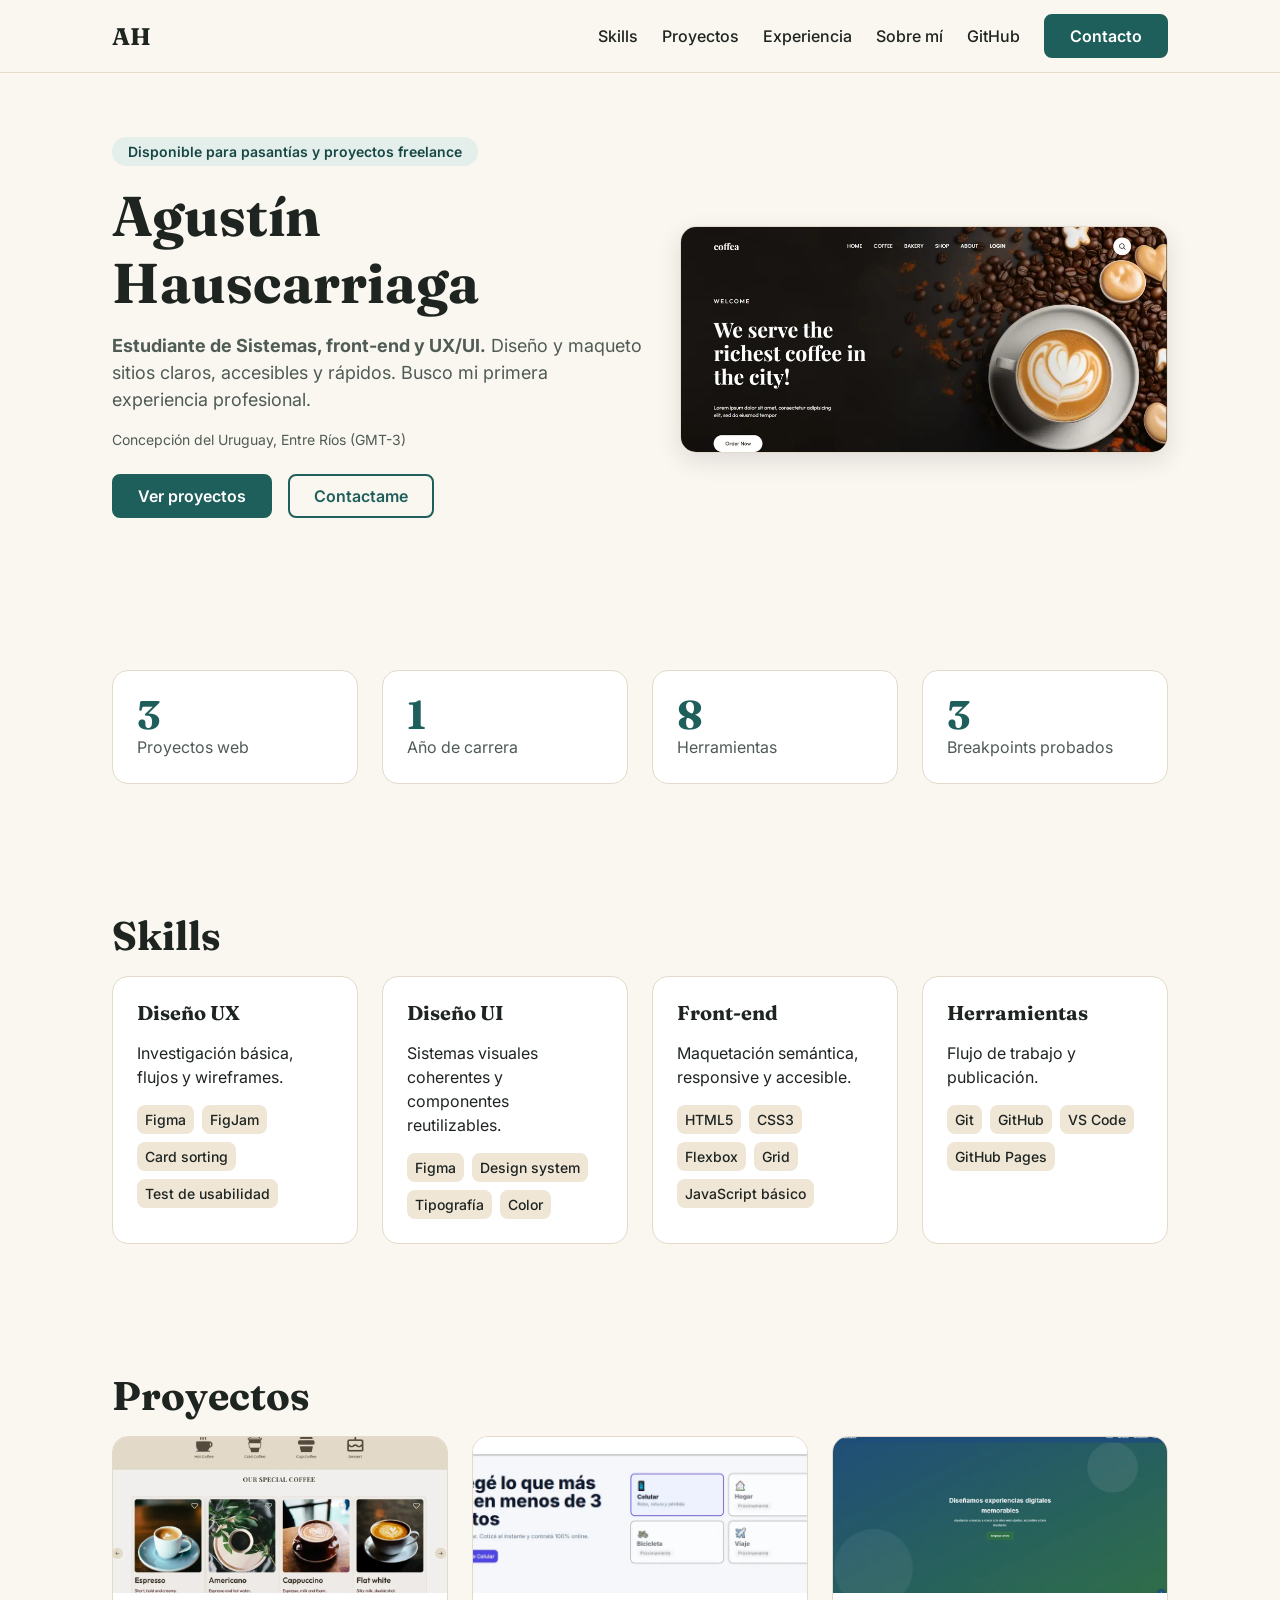
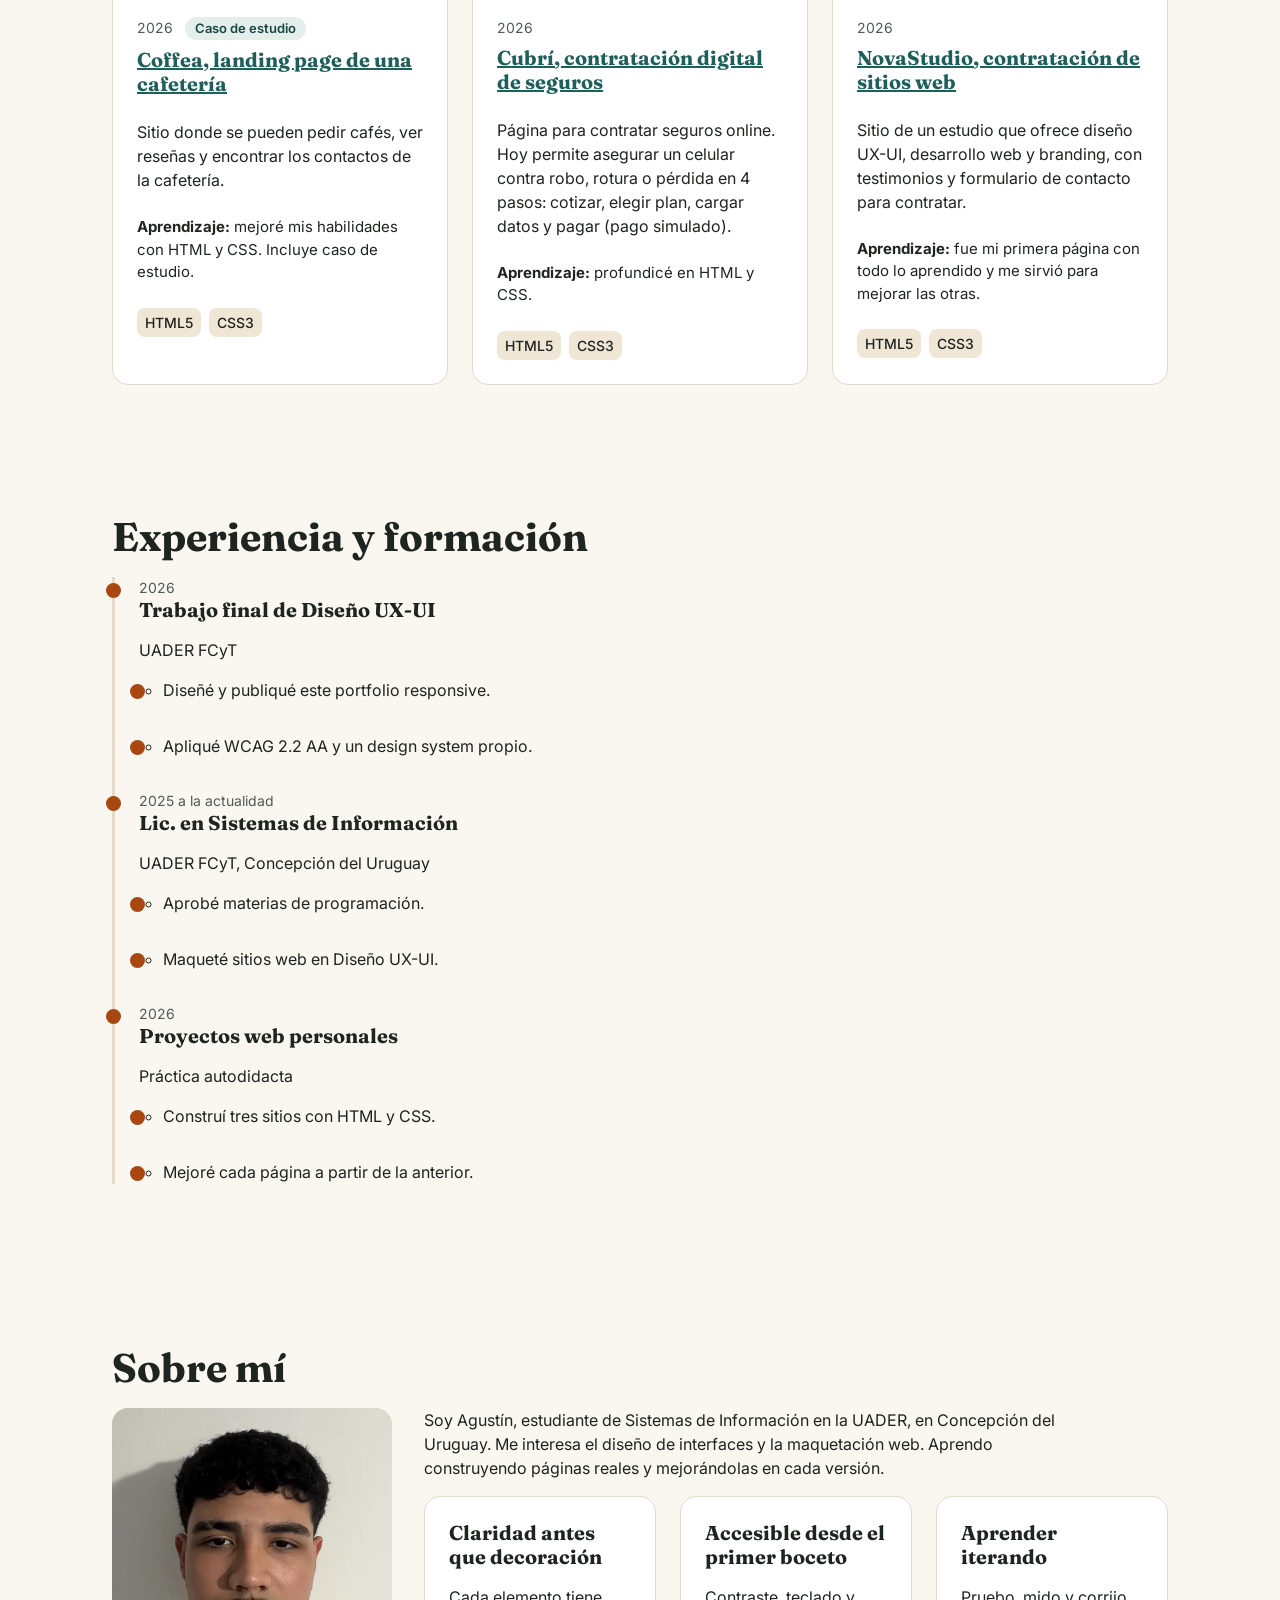
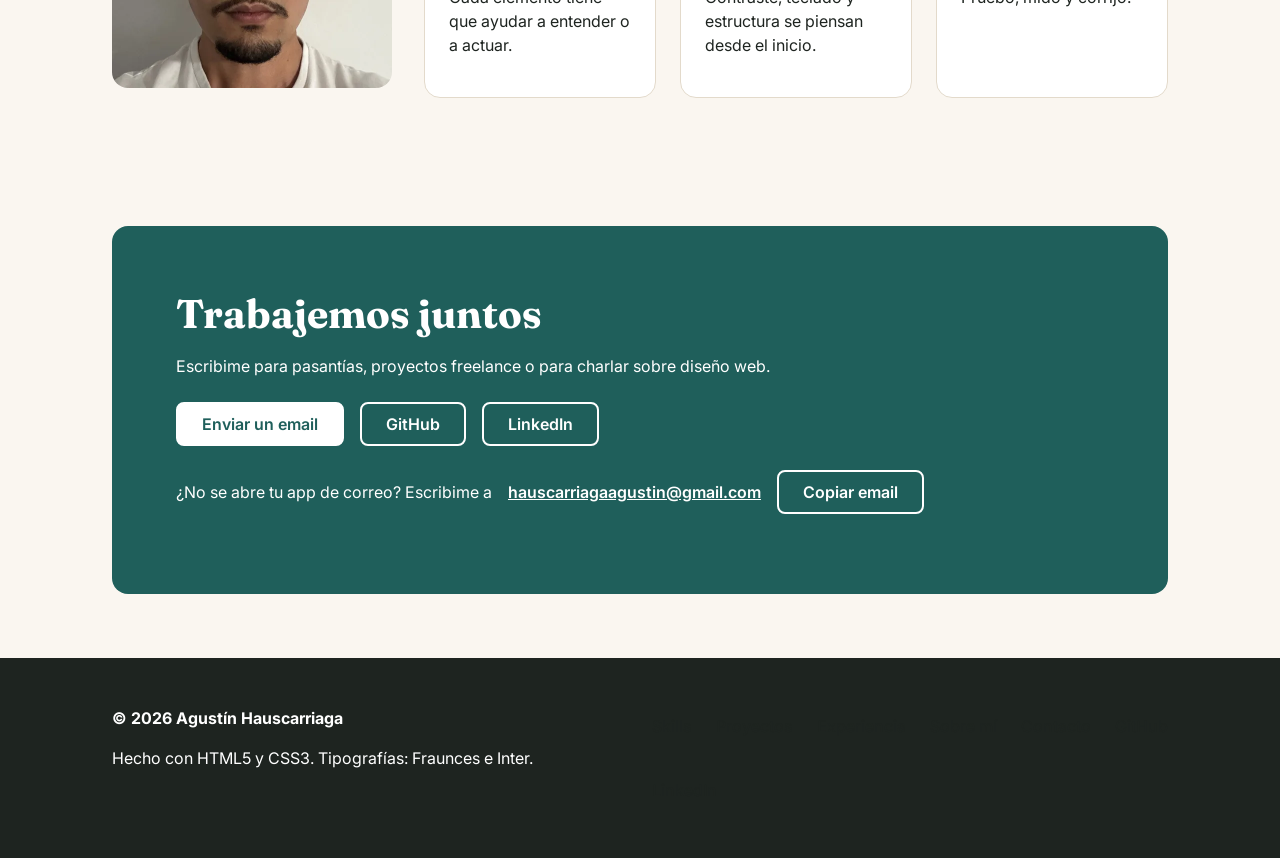
<file: index.html>
<!DOCTYPE html>
<html lang="es">
<head>
<meta charset="utf-8">
<meta name="viewport" content="width=device-width, initial-scale=1">
<title>Agustín Hauscarriaga | Front-end y UX/UI</title>
<meta name="description" content="Portfolio de Agustín Hauscarriaga, estudiante de Sistemas de Información (UADER FCyT). Sitios web claros, accesibles y responsive con HTML y CSS.">
<meta name="theme-color" content="#FAF6F0">
<meta property="og:type" content="website">
<meta property="og:title" content="Agustín Hauscarriaga | Front-end y UX/UI">
<meta property="og:description" content="Sitios web claros, accesibles y rápidos. Mirá mis proyectos y el caso de estudio de Coffea.">
<meta property="og:image" content="https://hauscarriagaagustin-cpu.github.io/portfolio/images/coffea-1.webp">
<link rel="icon" href="data:image/svg+xml,%3Csvg xmlns='http://www.w3.org/2000/svg' viewBox='0 0 32 32'%3E%3Crect width='32' height='32' rx='8' fill='%231F5F5B'/%3E%3Ctext x='16' y='22' font-size='16' font-family='Georgia' font-weight='700' text-anchor='middle' fill='white'%3EAH%3C/text%3E%3C/svg%3E">
<link rel="preconnect" href="https://fonts.googleapis.com">
<link rel="preconnect" href="https://fonts.gstatic.com" crossorigin>
<link rel="stylesheet" href="https://fonts.googleapis.com/css2?family=Fraunces:wght@600;700&family=Inter:wght@400;500;600&display=swap">
<link rel="stylesheet" href="css/styles.css">
</head>
<body>
<a class="skip" href="#main">Saltar al contenido</a>
<header class="top">
<div class="wrap bar">
<a class="logo" href="#inicio" aria-label="Agustín Hauscarriaga, inicio">AH</a>
<div class="actions"><a class="btn hdr-cta" href="#contacto">Contacto</a><button class="menu-btn" aria-expanded="false" aria-controls="menu">Menú</button></div>
<nav aria-label="Principal">
<ul id="menu">
<li><a href="#skills">Skills</a></li>
<li><a href="#projects">Proyectos</a></li>
<li><a href="#experiencia">Experiencia</a></li>
<li><a href="#sobre-mi">Sobre mí</a></li>
<li><a href="https://github.com/hauscarriagaagustin-cpu" target="_blank" rel="noopener noreferrer">GitHub</a></li>
<li><a class="btn" href="#contacto">Contacto</a></li>
</ul>
</nav>
</div>
</header>
<main id="main">
<section id="inicio">
<div class="wrap hero">
<div>
<p class="badge">Disponible para pasantías y proyectos freelance</p>
<h1>Agustín Hauscarriaga</h1>
<p class="lead"><strong>Estudiante de Sistemas, front-end y UX/UI.</strong> Diseño y maqueto sitios claros, accesibles y rápidos. Busco mi primera experiencia profesional.</p>
<p class="loc">Concepción del Uruguay, Entre Ríos (GMT-3)</p>
<div class="row">
<a class="btn" href="#projects">Ver proyectos</a>
<a class="btn sec" href="#contacto">Contactame</a>
</div>
</div>
<img class="shot" src="images/coffea-1.webp" width="960" height="446" alt="Página de inicio de Coffea: titular sobre fondo oscuro y una taza de café con arte latte">
</div>
</section>

<section id="metricas" aria-labelledby="t-met">
<div class="wrap metrics">
<h2 class="sr-only" id="t-met">Mi recorrido en números</h2>
<div class="grid c4">
<div class="card"><span class="num">3</span><span class="lab">Proyectos web</span></div>
<div class="card"><span class="num">1</span><span class="lab">Año de carrera</span></div>
<div class="card"><span class="num">8</span><span class="lab">Herramientas</span></div>
<div class="card"><span class="num">3</span><span class="lab">Breakpoints probados</span></div>
</div>
</div>
</section>

<section id="skills">
<div class="wrap">
<h2>Skills</h2>
<div class="grid c4">
<article class="card"><h3>Diseño UX</h3><p>Investigación básica, flujos y wireframes.</p>
<ul class="chips"><li>Figma</li><li>FigJam</li><li>Card sorting</li><li>Test de usabilidad</li></ul></article>
<article class="card"><h3>Diseño UI</h3><p>Sistemas visuales coherentes y componentes reutilizables.</p>
<ul class="chips"><li>Figma</li><li>Design system</li><li>Tipografía</li><li>Color</li></ul></article>
<article class="card"><h3>Front-end</h3><p>Maquetación semántica, responsive y accesible.</p>
<ul class="chips"><li>HTML5</li><li>CSS3</li><li>Flexbox</li><li>Grid</li><li>JavaScript básico</li></ul></article>
<article class="card"><h3>Herramientas</h3><p>Flujo de trabajo y publicación.</p>
<ul class="chips"><li>Git</li><li>GitHub</li><li>VS Code</li><li>GitHub Pages</li></ul></article>
</div>
</div>
</section>

<section id="projects">
<div class="wrap">
<h2>Proyectos</h2>
<div class="grid c3">
<article class="card proj">
<img src="images/coffea-2.webp" width="960" height="465" loading="lazy" alt="Sección de cafés destacados de Coffea con tarjetas de productos">
<div class="body">
<p class="year">2026 <span class="tag">Caso de estudio</span></p>
<h3><a href="caso-coffea.html">Coffea, landing page de una cafetería</a></h3>
<p>Sitio donde se pueden pedir cafés, ver reseñas y encontrar los contactos de la cafetería.</p>
<p class="res"><strong>Aprendizaje:</strong> mejoré mis habilidades con HTML y CSS. Incluye caso de estudio.</p>
<ul class="chips"><li>HTML5</li><li>CSS3</li></ul>
</div>
</article>
<article class="card proj">
<img src="images/cubri-1.webp" width="960" height="324" loading="lazy" alt="Inicio de Cubrí: titular para asegurar un celular y opciones de seguro">
<div class="body">
<p class="year">2026</p>
<h3><a href="https://sofiferuader1.github.io/TP5-Cubri-Seguros/" target="_blank" rel="noopener noreferrer">Cubrí, contratación digital de seguros</a></h3>
<p>Página para contratar seguros online. Hoy permite asegurar un celular contra robo, rotura o pérdida en 4 pasos: cotizar, elegir plan, cargar datos y pagar (pago simulado).</p>
<p class="res"><strong>Aprendizaje:</strong> profundicé en HTML y CSS.</p>
<ul class="chips"><li>HTML5</li><li>CSS3</li></ul>
</div>
</article>
<article class="card proj">
<img src="images/novastudio-1.webp" width="960" height="472" loading="lazy" alt="Inicio de NovaStudio: titular sobre fondo azul y verde con botón Empezar ahora">
<div class="body">
<p class="year">2026</p>
<h3><a href="https://github.com/hauscarriagaagustin-cpu/UX-UI/tree/main/ejercicio_20" target="_blank" rel="noopener noreferrer">NovaStudio, contratación de sitios web</a></h3>
<p>Sitio de un estudio que ofrece diseño UX-UI, desarrollo web y branding, con testimonios y formulario de contacto para contratar.</p>
<p class="res"><strong>Aprendizaje:</strong> fue mi primera página con todo lo aprendido y me sirvió para mejorar las otras.</p>
<ul class="chips"><li>HTML5</li><li>CSS3</li></ul>
</div>
</article>
</div>
</div>
</section>

<section id="experiencia">
<div class="wrap">
<h2>Experiencia y formación</h2>
<ol class="tl">
<li><p class="when">2026</p><h3>Trabajo final de Diseño UX-UI</h3><p>UADER FCyT</p>
<ul><li>Diseñé y publiqué este portfolio responsive.</li><li>Apliqué WCAG 2.2 AA y un design system propio.</li></ul></li>
<li><p class="when">2025 a la actualidad</p><h3>Lic. en Sistemas de Información</h3><p>UADER FCyT, Concepción del Uruguay</p>
<ul><li>Aprobé materias de programación.</li><li>Maqueté sitios web en Diseño UX-UI.</li></ul></li>
<li><p class="when">2026</p><h3>Proyectos web personales</h3><p>Práctica autodidacta</p>
<ul><li>Construí tres sitios con HTML y CSS.</li><li>Mejoré cada página a partir de la anterior.</li></ul></li>
</ol>
</div>
</section>

<section id="sobre-mi">
<div class="wrap">
<h2>Sobre mí</h2>
<div class="about">
<img class="avatar" src="images/agustin.webp" width="280" height="280" alt="Retrato de Agustín Hauscarriaga con remera blanca">
<div>
<p>Soy Agustín, estudiante de Sistemas de Información en la UADER, en Concepción del Uruguay. Me interesa el diseño de interfaces y la maquetación web. Aprendo construyendo páginas reales y mejorándolas en cada versión.</p>
<div class="grid c3">
<article class="card"><h3>Claridad antes que decoración</h3><p>Cada elemento tiene que ayudar a entender o a actuar.</p></article>
<article class="card"><h3>Accesible desde el primer boceto</h3><p>Contraste, teclado y estructura se piensan desde el inicio.</p></article>
<article class="card"><h3>Aprender iterando</h3><p>Pruebo, mido y corrijo.</p></article>
</div>
</div>
</div>
</div>
</section>

<section id="contacto">
<div class="wrap">
<div class="contact">
<h2>Trabajemos juntos</h2>
<p>Escribime para pasantías, proyectos freelance o para charlar sobre diseño web.</p>
<div class="row">
<a class="btn inv" href="mailto:hauscarriagaagustin@gmail.com">Enviar un email</a>
<a class="btn out" href="https://github.com/hauscarriagaagustin-cpu" target="_blank" rel="noopener noreferrer">GitHub</a>
<a class="btn out" href="https://www.linkedin.com/in/agustin-hauscarriaga-771a12449/" target="_blank" rel="noopener noreferrer">LinkedIn</a>
</div>
<p class="mail-line">¿No se abre tu app de correo? Escribime a <a href="mailto:hauscarriagaagustin@gmail.com">hauscarriagaagustin@gmail.com</a> <button type="button" class="btn out" id="copy">Copiar email</button> <span id="copied" role="status"></span></p>
</div>
</div>
</section>
</main>

<footer>
<div class="wrap cols">
<div><p><strong>© 2026 Agustín Hauscarriaga</strong></p><p>Hecho con HTML5 y CSS3. Tipografías: Fraunces e Inter.</p></div>
<nav aria-label="Pie de página"><ul>
<li><a href="#skills">Skills</a></li><li><a href="#projects">Proyectos</a></li><li><a href="#experiencia">Experiencia</a></li><li><a href="#sobre-mi">Sobre mí</a></li><li><a href="#contacto">Contacto</a></li>
<li><a href="https://github.com/hauscarriagaagustin-cpu" target="_blank" rel="noopener noreferrer">GitHub</a></li>
<li><a href="https://www.linkedin.com/in/agustin-hauscarriaga-771a12449/" target="_blank" rel="noopener noreferrer">LinkedIn</a></li>
</ul></nav>
</div>
</footer>
<script>
const b=document.querySelector('.menu-btn'),m=document.getElementById('menu');
const set=o=>{m.classList.toggle('open',o);b.setAttribute('aria-expanded',o)};
b.addEventListener('click',()=>set(b.getAttribute('aria-expanded')!=='true'));
m.addEventListener('click',e=>{if(e.target.closest('a'))set(false)});
document.addEventListener('keydown',e=>{if(e.key==='Escape'){set(false);b.focus()}});
const cp=document.getElementById('copy'),ms=document.getElementById('copied');
cp.addEventListener('click',async()=>{try{await navigator.clipboard.writeText('hauscarriagaagustin@gmail.com');ms.textContent='Email copiado'}catch(e){ms.textContent='No se pudo copiar, seleccionalo a mano.'}});
</script>
</body>
</html>
</file>
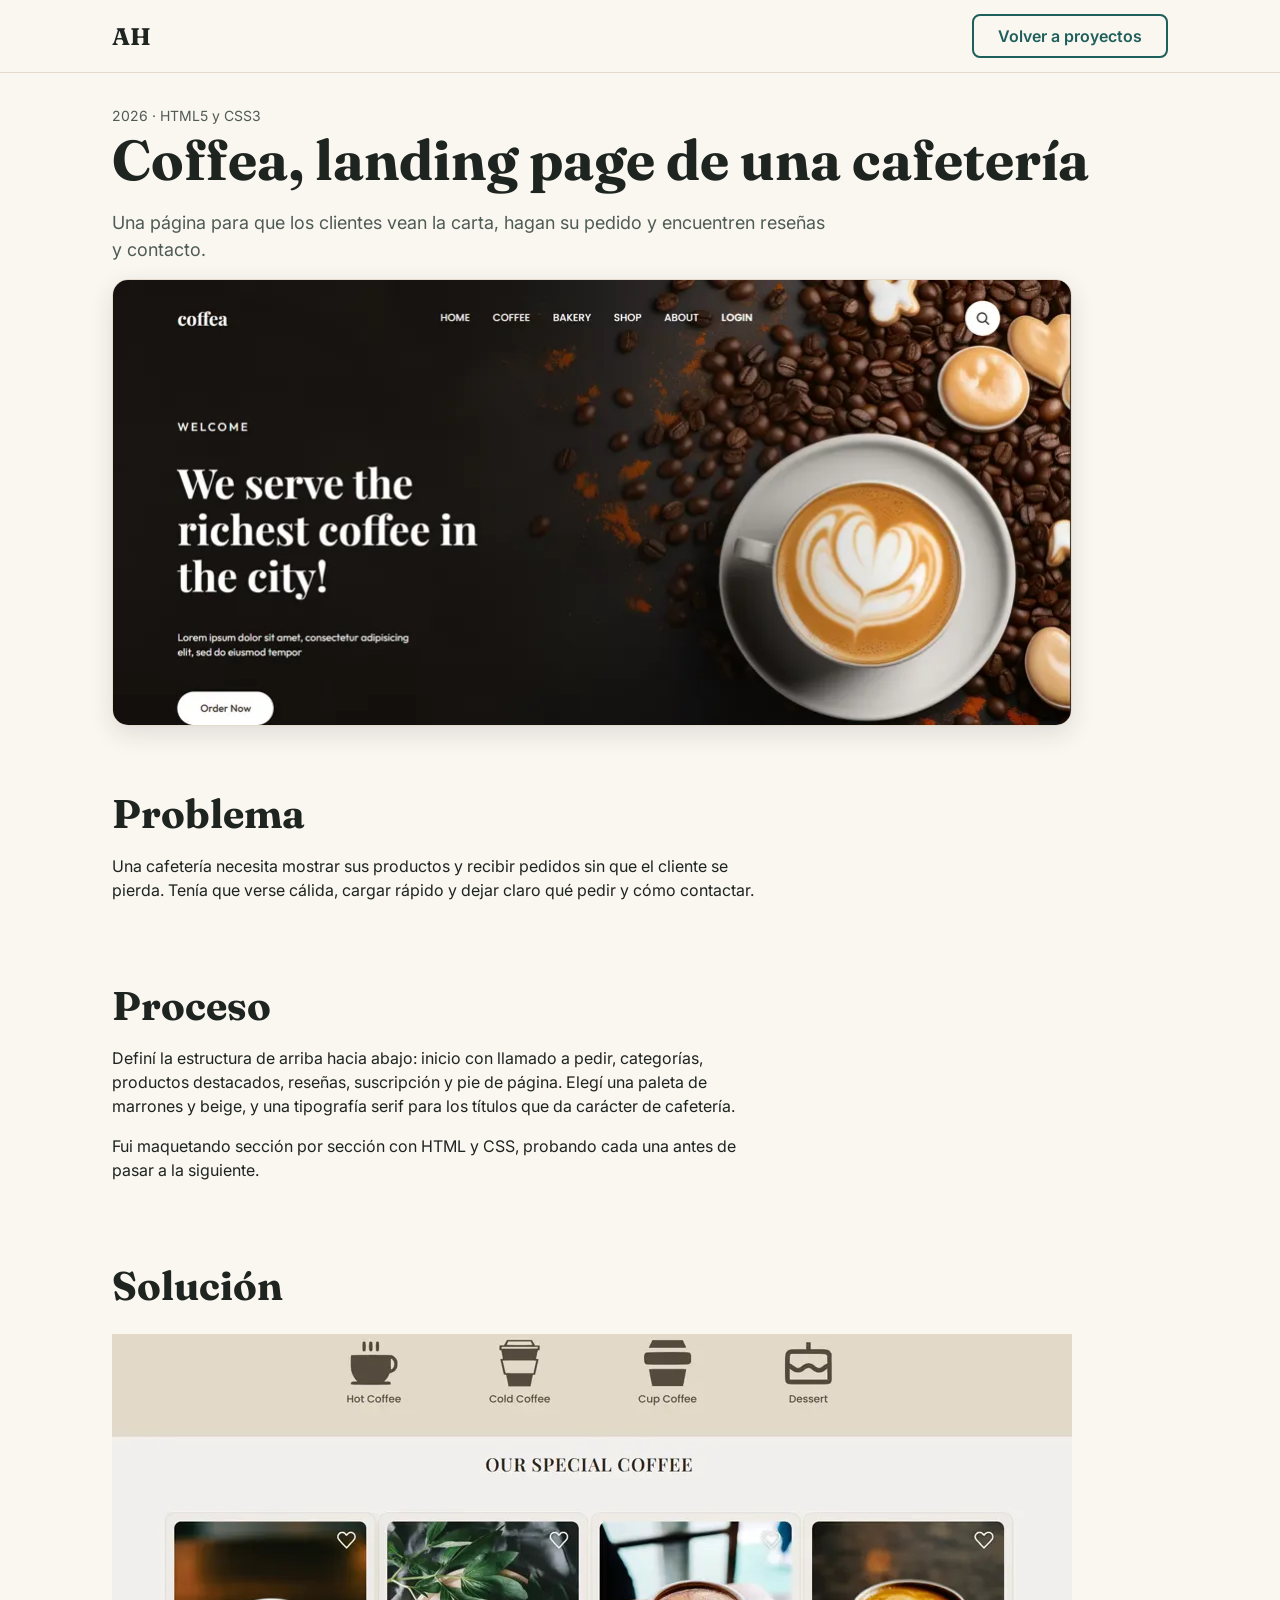
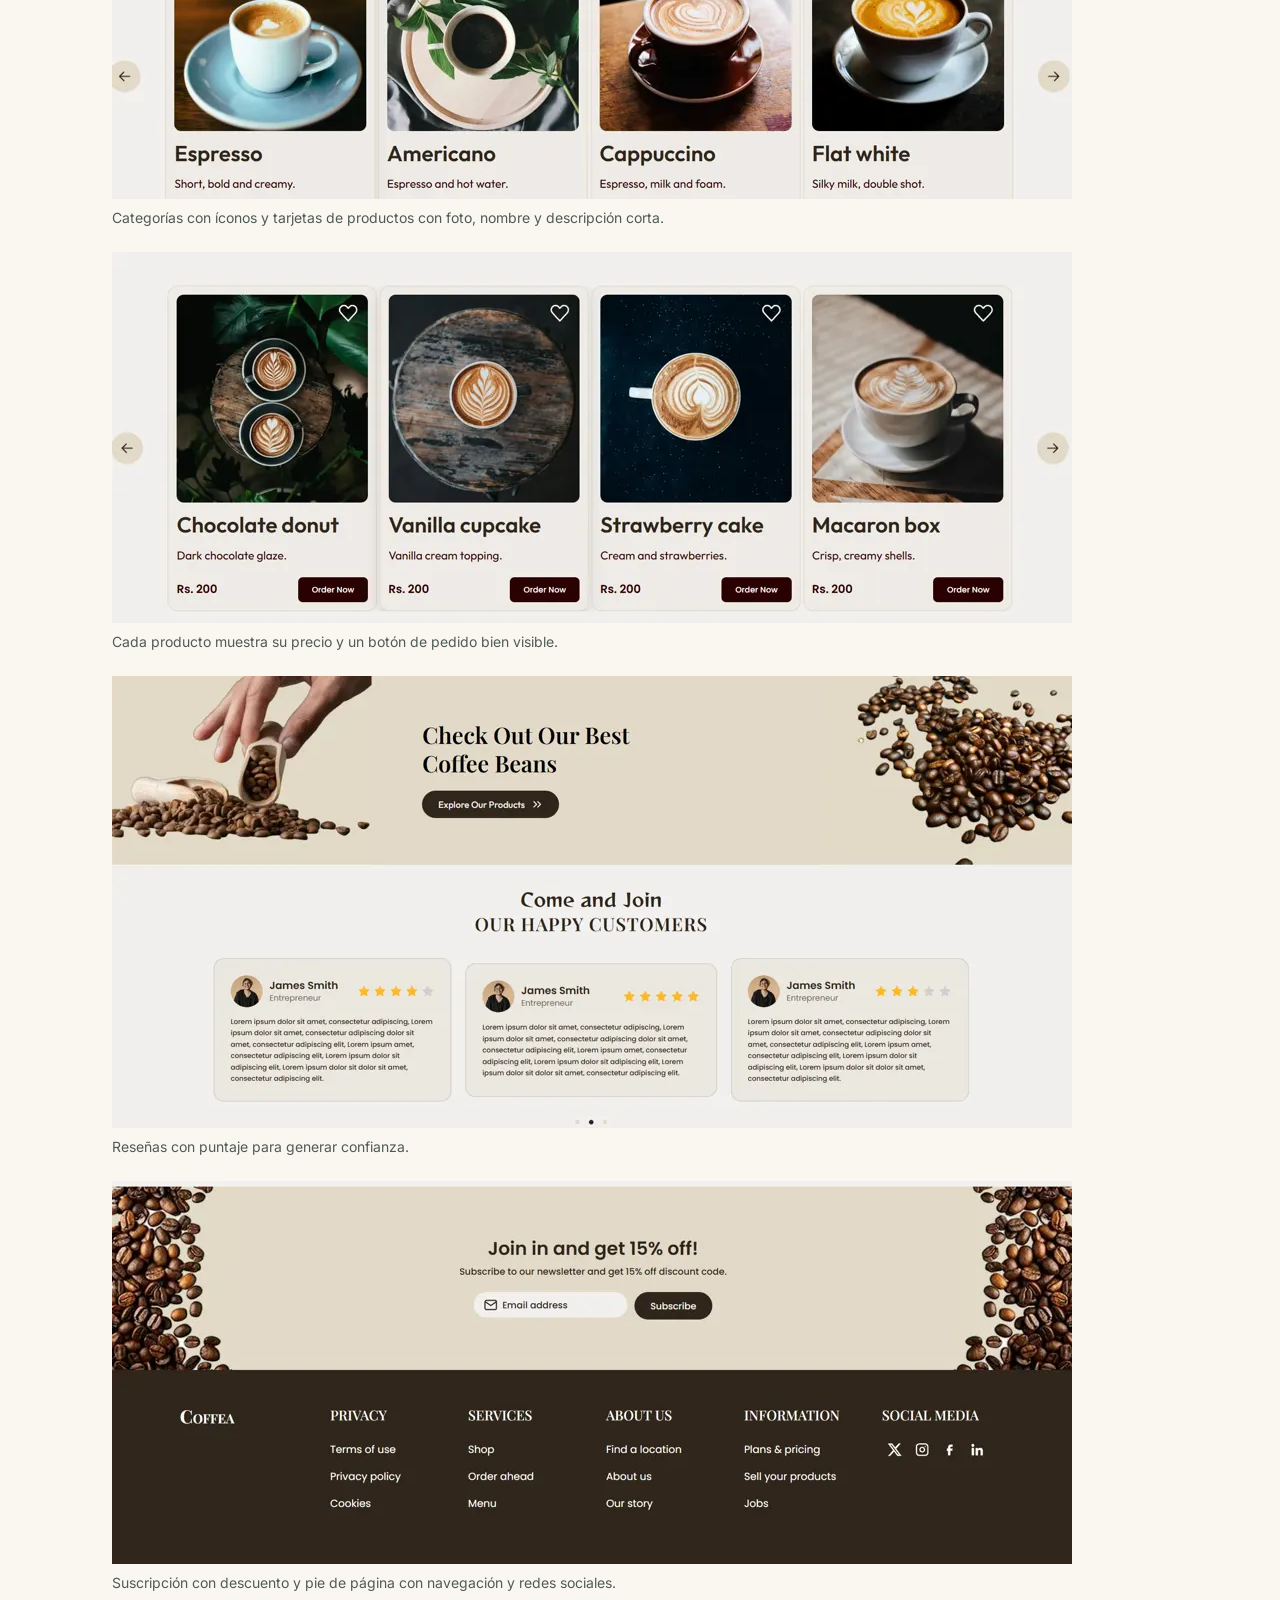
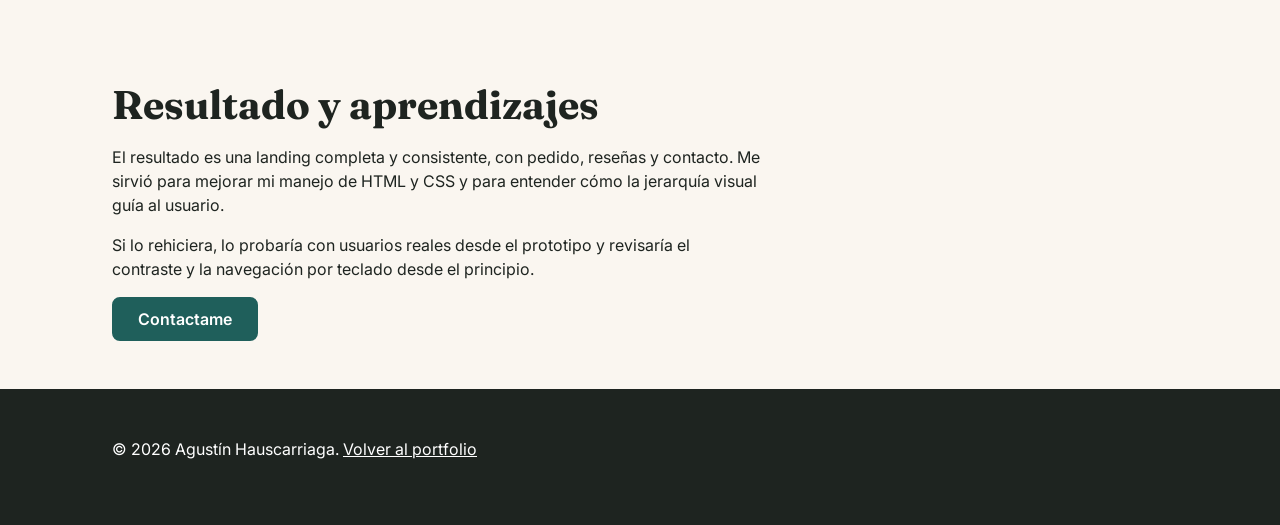
<file: caso-coffea.html>
<!DOCTYPE html>
<html lang="es">
<head>
<meta charset="utf-8">
<meta name="viewport" content="width=device-width, initial-scale=1">
<title>Caso de estudio: Coffea | Agustín Hauscarriaga</title>
<meta name="description" content="Caso de estudio de Coffea, una landing page para una cafetería: problema, proceso, solución y resultado.">
<meta name="theme-color" content="#FAF6F0">
<meta property="og:title" content="Caso de estudio: Coffea">
<meta property="og:description" content="Cómo diseñé y maqueté una landing page para una cafetería con HTML y CSS.">
<meta property="og:image" content="https://hauscarriagaagustin-cpu.github.io/portfolio/images/coffea-1.webp">
<link rel="icon" href="data:image/svg+xml,%3Csvg xmlns='http://www.w3.org/2000/svg' viewBox='0 0 32 32'%3E%3Crect width='32' height='32' rx='8' fill='%231F5F5B'/%3E%3C/svg%3E">
<link rel="stylesheet" href="https://fonts.googleapis.com/css2?family=Fraunces:wght@600;700&family=Inter:wght@400;500;600&display=swap">
<link rel="stylesheet" href="css/styles.css">
</head>
<body class="case">
<a class="skip" href="#main">Saltar al contenido</a>
<header class="top"><div class="wrap bar"><a class="logo" href="index.html">AH</a><a class="btn sec" href="index.html#projects">Volver a proyectos</a></div></header>
<main id="main" class="wrap">
<section>
<p class="year">2026 · HTML5 y CSS3</p>
<h1>Coffea, landing page de una cafetería</h1>
<p class="lead">Una página para que los clientes vean la carta, hagan su pedido y encuentren reseñas y contacto.</p>
<img class="shot" src="images/coffea-1.webp" width="960" height="446" alt="Inicio de Coffea con titular, menú y taza de café sobre fondo oscuro">
</section>
<section>
<h2>Problema</h2>
<p>Una cafetería necesita mostrar sus productos y recibir pedidos sin que el cliente se pierda. Tenía que verse cálida, cargar rápido y dejar claro qué pedir y cómo contactar.</p>
</section>
<section>
<h2>Proceso</h2>
<p>Definí la estructura de arriba hacia abajo: inicio con llamado a pedir, categorías, productos destacados, reseñas, suscripción y pie de página. Elegí una paleta de marrones y beige, y una tipografía serif para los títulos que da carácter de cafetería.</p>
<p>Fui maquetando sección por sección con HTML y CSS, probando cada una antes de pasar a la siguiente.</p>
</section>
<section>
<h2>Solución</h2>
<figure><img src="images/coffea-2.webp" width="960" height="465" loading="lazy" alt="Categorías (café caliente, frío, para llevar y postres) y tarjetas de cafés"><figcaption>Categorías con íconos y tarjetas de productos con foto, nombre y descripción corta.</figcaption></figure>
<figure><img src="images/coffea-3.webp" width="960" height="371" loading="lazy" alt="Tarjetas de postres con precio y botón de pedido"><figcaption>Cada producto muestra su precio y un botón de pedido bien visible.</figcaption></figure>
<figure><img src="images/coffea-4.webp" width="960" height="452" loading="lazy" alt="Banner de granos de café y tarjetas de reseñas de clientes"><figcaption>Reseñas con puntaje para generar confianza.</figcaption></figure>
<figure><img src="images/coffea-5.webp" width="960" height="383" loading="lazy" alt="Bloque de suscripción con descuento y pie de página con enlaces y redes"><figcaption>Suscripción con descuento y pie de página con navegación y redes sociales.</figcaption></figure>
</section>
<section>
<h2>Resultado y aprendizajes</h2>
<p>El resultado es una landing completa y consistente, con pedido, reseñas y contacto. Me sirvió para mejorar mi manejo de HTML y CSS y para entender cómo la jerarquía visual guía al usuario.</p>
<p>Si lo rehiciera, lo probaría con usuarios reales desde el prototipo y revisaría el contraste y la navegación por teclado desde el principio.</p>
<p><a class="btn" href="index.html#contacto">Contactame</a></p>
</section>
</main>
<footer><div class="wrap"><p>© 2026 Agustín Hauscarriaga. <a href="index.html">Volver al portfolio</a></p></div></footer>
</body>
</html>
</file>
<file: css/styles.css>
:root{--primary:#1F5F5B;--primary-d:#174744;--accent:#A94710;--bg:#FAF6F0;--surface:#fff;--ink:#1E2420;--soft:#4F5B55;--line:#E3DACB;--chip:#EFE6D6;--ok:#2E7D32;--err:#B3261E;--warn:#8A5A00;
--s1:4px;--s2:8px;--s3:16px;--s4:24px;--s5:32px;--s6:48px;--s7:64px;--s8:96px;--r1:8px;--r2:16px;--head:"Fraunces",Georgia,serif;--body:"Inter",system-ui,sans-serif;--hh:72px}
*,*::before,*::after{box-sizing:border-box}
html{scroll-behavior:smooth;scroll-padding-top:var(--hh)}
body{margin:0;font:400 1rem/1.5 var(--body);color:var(--ink);background:var(--bg)}
img{max-width:100%;height:auto;display:block}
h1,h2,h3{font-family:var(--head);line-height:1.2;margin:0 0 var(--s3);font-weight:700}
h1{font-size:clamp(2.25rem,7vw,3.5rem)}h2{font-size:clamp(1.75rem,4vw,2.5rem)}h3{font-size:1.25rem}
p{margin:0 0 var(--s3);max-width:65ch}a{color:var(--primary)}
.wrap{max-width:1120px;margin:0 auto;padding-inline:var(--s3)}
section{padding-block:var(--s7);scroll-margin-top:var(--hh)}
.sr-only{position:absolute;width:1px;height:1px;overflow:hidden;clip:rect(0 0 0 0);white-space:nowrap}
.skip{position:absolute;left:var(--s3);top:-100px;background:var(--ink);color:#fff;padding:var(--s2) var(--s3);border-radius:var(--r1);z-index:100}
.skip:focus{top:var(--s2)}
:focus-visible{outline:3px solid var(--accent);outline-offset:3px}
.btn{display:inline-flex;align-items:center;justify-content:center;min-height:44px;padding:0 var(--s4);border-radius:var(--r1);font:600 1rem var(--body);text-decoration:none;border:2px solid var(--primary);background:var(--primary);color:#fff;cursor:pointer;transition:background .2s,transform .1s}
.btn:hover{background:var(--primary-d);border-color:var(--primary-d)}.btn:active{transform:scale(.97)}
.btn.sec{background:transparent;color:var(--primary)}.btn.sec:hover{background:var(--chip)}
.btn.inv{background:#fff;color:var(--primary);border-color:#fff}.btn.inv:hover{background:var(--chip)}
.btn.out{background:transparent;color:#fff;border-color:#fff}.btn.out:hover{background:rgba(255,255,255,.15)}
header.top{position:sticky;top:0;z-index:50;background:var(--bg);border-bottom:1px solid var(--line)}
.bar{display:flex;align-items:center;justify-content:space-between;min-height:var(--hh)}
.logo{font:700 1.5rem var(--head);color:var(--ink);text-decoration:none}
.menu-btn{min-height:44px;min-width:44px;background:none;border:2px solid var(--line);border-radius:var(--r1);font:600 1rem var(--body);color:var(--ink);cursor:pointer}
.menu-btn:hover{background:var(--chip)}
nav ul{list-style:none;margin:0;padding:0;display:none;position:absolute;left:0;right:0;top:100%;background:var(--bg);border-bottom:1px solid var(--line);padding:var(--s3)}
nav ul.open{display:block}
nav li a{display:block;padding:var(--s2) 0;color:var(--ink);text-decoration:none;font-weight:500}
nav li a:hover{color:var(--accent);text-decoration:underline}
.actions{display:flex;gap:var(--s2);align-items:center}.hdr-cta{padding:0 var(--s3)}
.tag{display:inline-block;background:#E4EFEC;color:var(--primary-d);font-weight:600;font-size:.8125rem;border-radius:99px;padding:2px 10px;margin-left:var(--s2)}
.hero{display:grid;gap:var(--s5);align-items:center}
.badge{display:inline-block;background:#E4EFEC;color:var(--primary-d);font-weight:600;font-size:.875rem;padding:var(--s1) var(--s3);border-radius:99px;margin-bottom:var(--s3)}
.lead{font-size:1.125rem;color:var(--soft)}.loc{color:var(--soft);font-size:.875rem}
.row{display:flex;flex-wrap:wrap;gap:var(--s3);margin-block:var(--s4)}
.shot{border-radius:var(--r2);border:1px solid var(--line);box-shadow:0 8px 24px rgba(30,36,32,.12)}
.grid{display:grid;gap:var(--s4)}
.card{position:relative;background:var(--surface);border:1px solid var(--line);border-radius:var(--r2);padding:var(--s4);transition:transform .2s,box-shadow .2s}
.metrics .card{text-align:left}.num{font:700 2.5rem/1 var(--head);color:var(--primary);display:block}.lab{color:var(--soft)}
.chips{list-style:none;display:flex;flex-wrap:wrap;gap:var(--s2);padding:0;margin:0}
.chips li{background:var(--chip);border-radius:var(--r1);padding:var(--s1) var(--s2);font-size:.875rem;font-weight:500}
.proj{padding:0;overflow:hidden;display:flex;flex-direction:column}
.proj:hover{transform:translateY(-4px);box-shadow:0 12px 28px rgba(30,36,32,.14)}
.proj .body{padding:var(--s4);display:flex;flex-direction:column;gap:var(--s2);flex:1}
.proj a::after{content:"";position:absolute;inset:0}.proj a:focus-visible::after{outline:3px solid var(--accent);border-radius:var(--r2)}
.year{color:var(--soft);font-size:.875rem;margin:0}.res{font-size:.9375rem}
.proj>img{width:100%;aspect-ratio:960/446;object-fit:cover}
.ph{aspect-ratio:960/446;background:linear-gradient(135deg,#E4EFEC,var(--chip));display:grid;place-items:center;font:700 1.5rem var(--head);color:var(--primary-d)}
.tl{list-style:none;margin:0;padding:0 0 0 var(--s4);border-left:3px solid var(--line)}
.tl li{position:relative;margin-bottom:var(--s5)}
.tl li::before{content:"";position:absolute;left:calc(-1 * var(--s4) - 9px);top:6px;width:15px;height:15px;border-radius:50%;background:var(--accent)}
.tl ul{margin:var(--s2) 0 0;padding-left:var(--s4)}.when{color:var(--soft);font-size:.875rem;margin:0}
.about{display:grid;gap:var(--s5)}.avatar{width:100%;max-width:280px;border-radius:var(--r2)}
.contact{background:var(--primary);color:#fff;border-radius:var(--r2);padding:var(--s6) var(--s4)}
.contact p a{color:#fff;font-weight:600}.mail-line{display:flex;flex-wrap:wrap;align-items:center;gap:var(--s2) var(--s3);max-width:none}
.contact h2{color:#fff}.contact p{color:#fff}
footer{background:var(--ink);color:#fff;padding-block:var(--s6)}
footer a{color:#fff}footer a:hover{color:#F2C7A8}
footer .cols{display:grid;gap:var(--s4)}footer ul{list-style:none;padding:0;margin:0;display:flex;flex-wrap:wrap;gap:var(--s3)}
.case section{padding-block:var(--s5)}.case figure{margin:var(--s4) 0}.case figcaption{color:var(--soft);font-size:.875rem;margin-top:var(--s2)}
@media (min-width:768px){.wrap{padding-inline:var(--s5)}.grid.c2,.grid.c4{grid-template-columns:repeat(2,1fr)}.about{grid-template-columns:auto 1fr;align-items:start}.contact{padding:var(--s7)}footer .cols{grid-template-columns:1fr 1fr}}
@media (min-width:1024px){.actions{display:none}.menu-btn{display:none}nav ul{display:flex;gap:var(--s4);position:static;border:0;padding:0;background:none;align-items:center}nav li a{padding:var(--s2) 0}
.hero{grid-template-columns:1.1fr 1fr}.grid.c3{grid-template-columns:repeat(3,1fr)}.grid.c4{grid-template-columns:repeat(4,1fr)}.about .grid{grid-template-columns:repeat(3,1fr)}}
@media (min-width:768px) and (max-width:1023px){.grid.c3{grid-template-columns:repeat(2,1fr)}}
@media (prefers-reduced-motion:reduce){html{scroll-behavior:auto}*{transition:none!important}}
</file>
